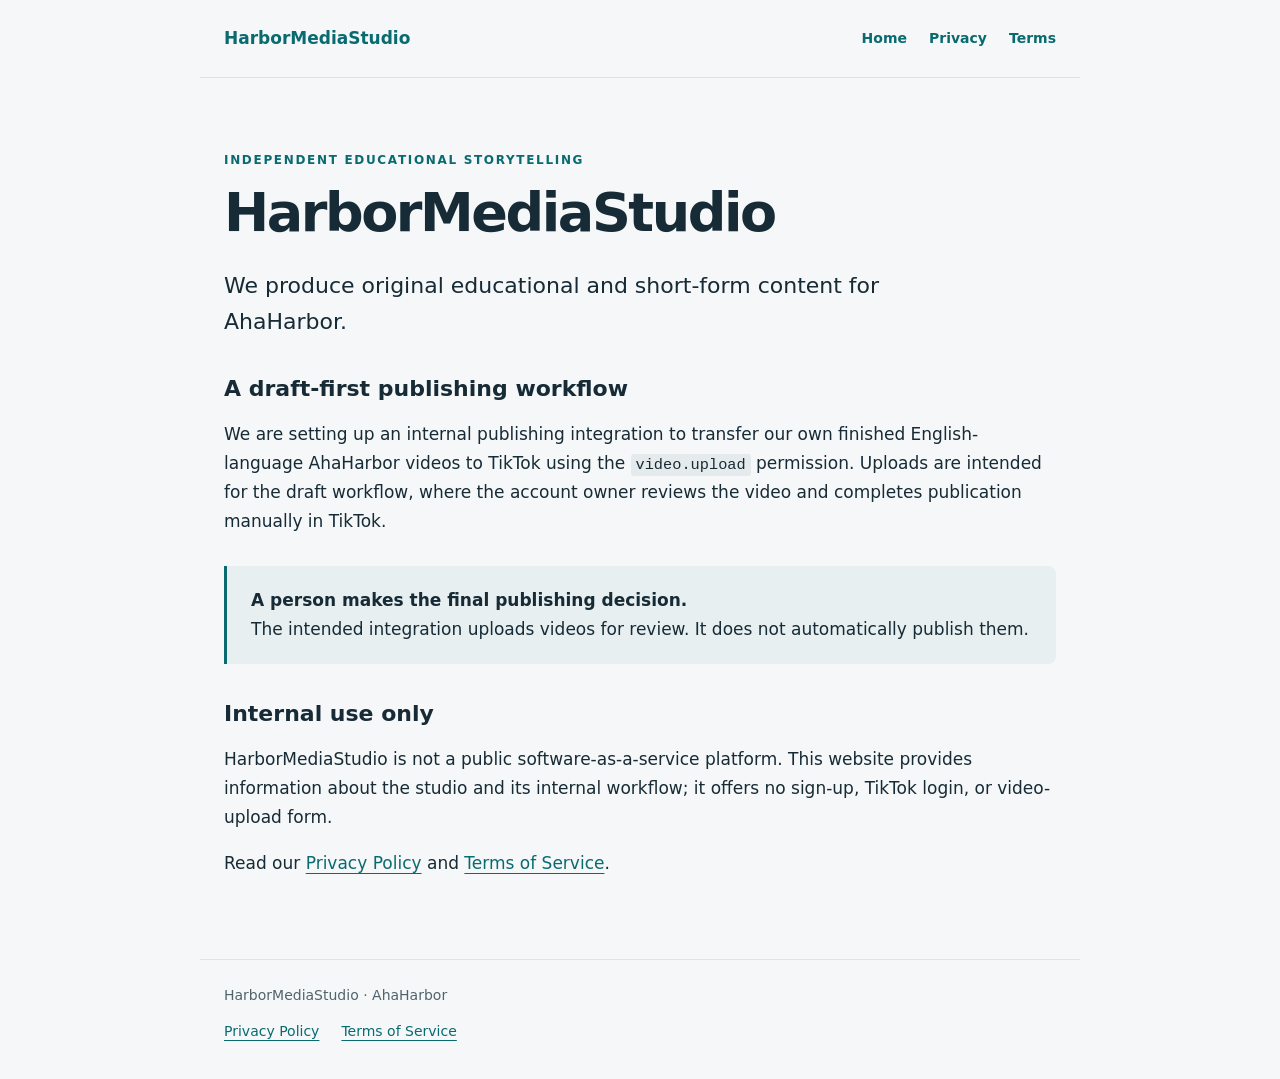
<file: index.html>
<!doctype html>
<html lang="en"><head><meta charset="utf-8"><meta name="viewport" content="width=device-width,initial-scale=1"><meta name="description" content="HarborMediaStudio — original educational short-form content for AhaHarbor and an internal, manually reviewed TikTok draft workflow."><title>Home | HarborMediaStudio</title><link rel="stylesheet" href="./styles.css"></head><body>
<header><a href="./">HarborMediaStudio</a><nav aria-label="Main navigation"><a href="./">Home</a><a href="./privacy.html">Privacy</a><a href="./terms.html">Terms</a></nav></header>
<main><p class="eyebrow">Independent educational storytelling</p><h1>HarborMediaStudio</h1><p class="lead">We produce original educational and short-form content for AhaHarbor.</p><h2>A draft-first publishing workflow</h2><p>We are setting up an internal publishing integration to transfer our own finished English-language AhaHarbor videos to TikTok using the <code>video.upload</code> permission. Uploads are intended for the draft workflow, where the account owner reviews the video and completes publication manually in TikTok.</p><div class="note"><strong>A person makes the final publishing decision.</strong><br>The intended integration uploads videos for review. It does not automatically publish them.</div><h2>Internal use only</h2><p>HarborMediaStudio is not a public software-as-a-service platform. This website provides information about the studio and its internal workflow; it offers no sign-up, TikTok login, or video-upload form.</p><p>Read our <a href="./privacy.html">Privacy Policy</a> and <a href="./terms.html">Terms of Service</a>.</p></main><footer>HarborMediaStudio · AhaHarbor<nav aria-label="Legal navigation"><a href="./privacy.html">Privacy Policy</a><a href="./terms.html">Terms of Service</a></nav></footer></body></html>
</file>
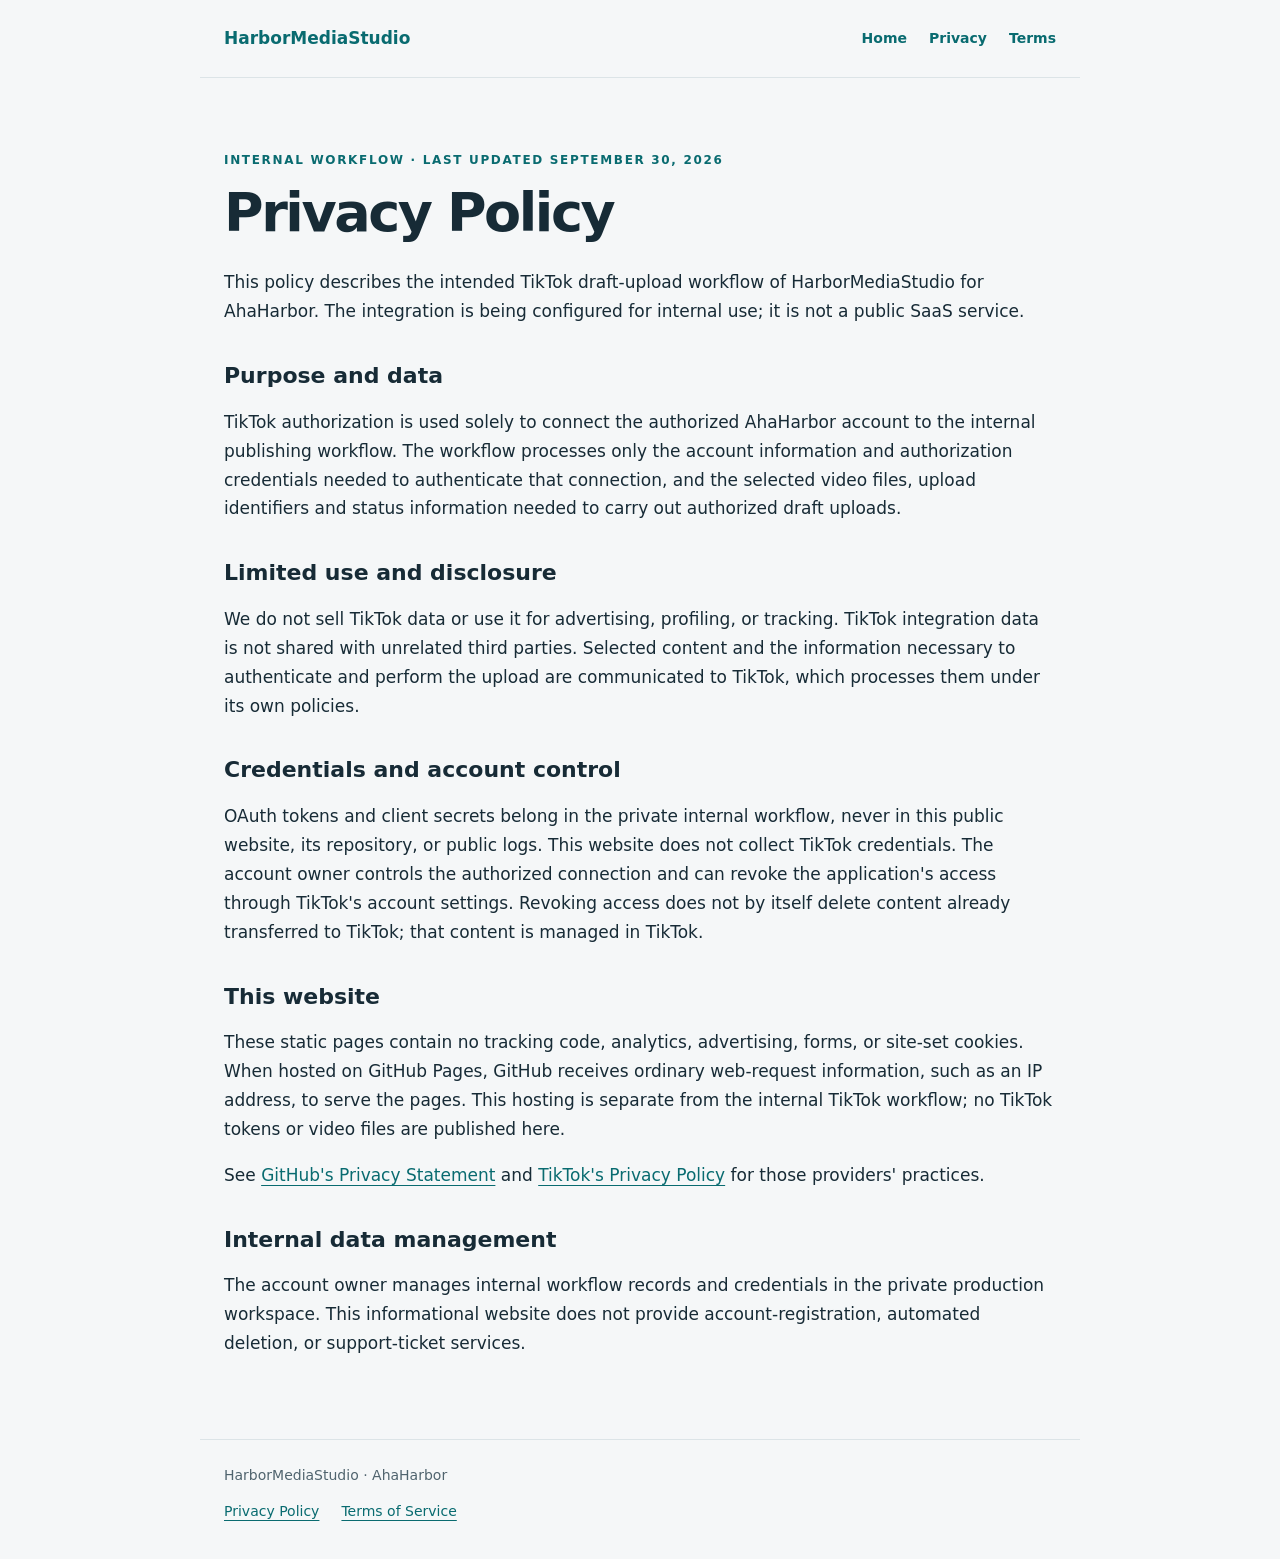
<file: privacy.html>
<!doctype html>
<html lang="en"><head><meta charset="utf-8"><meta name="viewport" content="width=device-width,initial-scale=1"><meta name="description" content="HarborMediaStudio — original educational short-form content for AhaHarbor and an internal, manually reviewed TikTok draft workflow."><title>Privacy Policy | HarborMediaStudio</title><link rel="stylesheet" href="./styles.css"></head><body>
<header><a href="./">HarborMediaStudio</a><nav aria-label="Main navigation"><a href="./">Home</a><a href="./privacy.html">Privacy</a><a href="./terms.html">Terms</a></nav></header>
<main><p class="eyebrow">Internal workflow · Last updated September 30, 2026</p><h1>Privacy Policy</h1><p>This policy describes the intended TikTok draft-upload workflow of HarborMediaStudio for AhaHarbor. The integration is being configured for internal use; it is not a public SaaS service.</p><h2>Purpose and data</h2><p>TikTok authorization is used solely to connect the authorized AhaHarbor account to the internal publishing workflow. The workflow processes only the account information and authorization credentials needed to authenticate that connection, and the selected video files, upload identifiers and status information needed to carry out authorized draft uploads.</p><h2>Limited use and disclosure</h2><p>We do not sell TikTok data or use it for advertising, profiling, or tracking. TikTok integration data is not shared with unrelated third parties. Selected content and the information necessary to authenticate and perform the upload are communicated to TikTok, which processes them under its own policies.</p><h2>Credentials and account control</h2><p>OAuth tokens and client secrets belong in the private internal workflow, never in this public website, its repository, or public logs. This website does not collect TikTok credentials. The account owner controls the authorized connection and can revoke the application's access through TikTok's account settings. Revoking access does not by itself delete content already transferred to TikTok; that content is managed in TikTok.</p><h2>This website</h2><p>These static pages contain no tracking code, analytics, advertising, forms, or site-set cookies. When hosted on GitHub Pages, GitHub receives ordinary web-request information, such as an IP address, to serve the pages. This hosting is separate from the internal TikTok workflow; no TikTok tokens or video files are published here.</p><p>See <a href="https://docs.github.com/en/site-policy/privacy-policies/github-general-privacy-statement">GitHub's Privacy Statement</a> and <a href="https://www.tiktok.com/legal/page/row/privacy-policy/en">TikTok's Privacy Policy</a> for those providers' practices.</p><h2>Internal data management</h2><p>The account owner manages internal workflow records and credentials in the private production workspace. This informational website does not provide account-registration, automated deletion, or support-ticket services.</p></main><footer>HarborMediaStudio · AhaHarbor<nav aria-label="Legal navigation"><a href="./privacy.html">Privacy Policy</a><a href="./terms.html">Terms of Service</a></nav></footer></body></html>
</file>
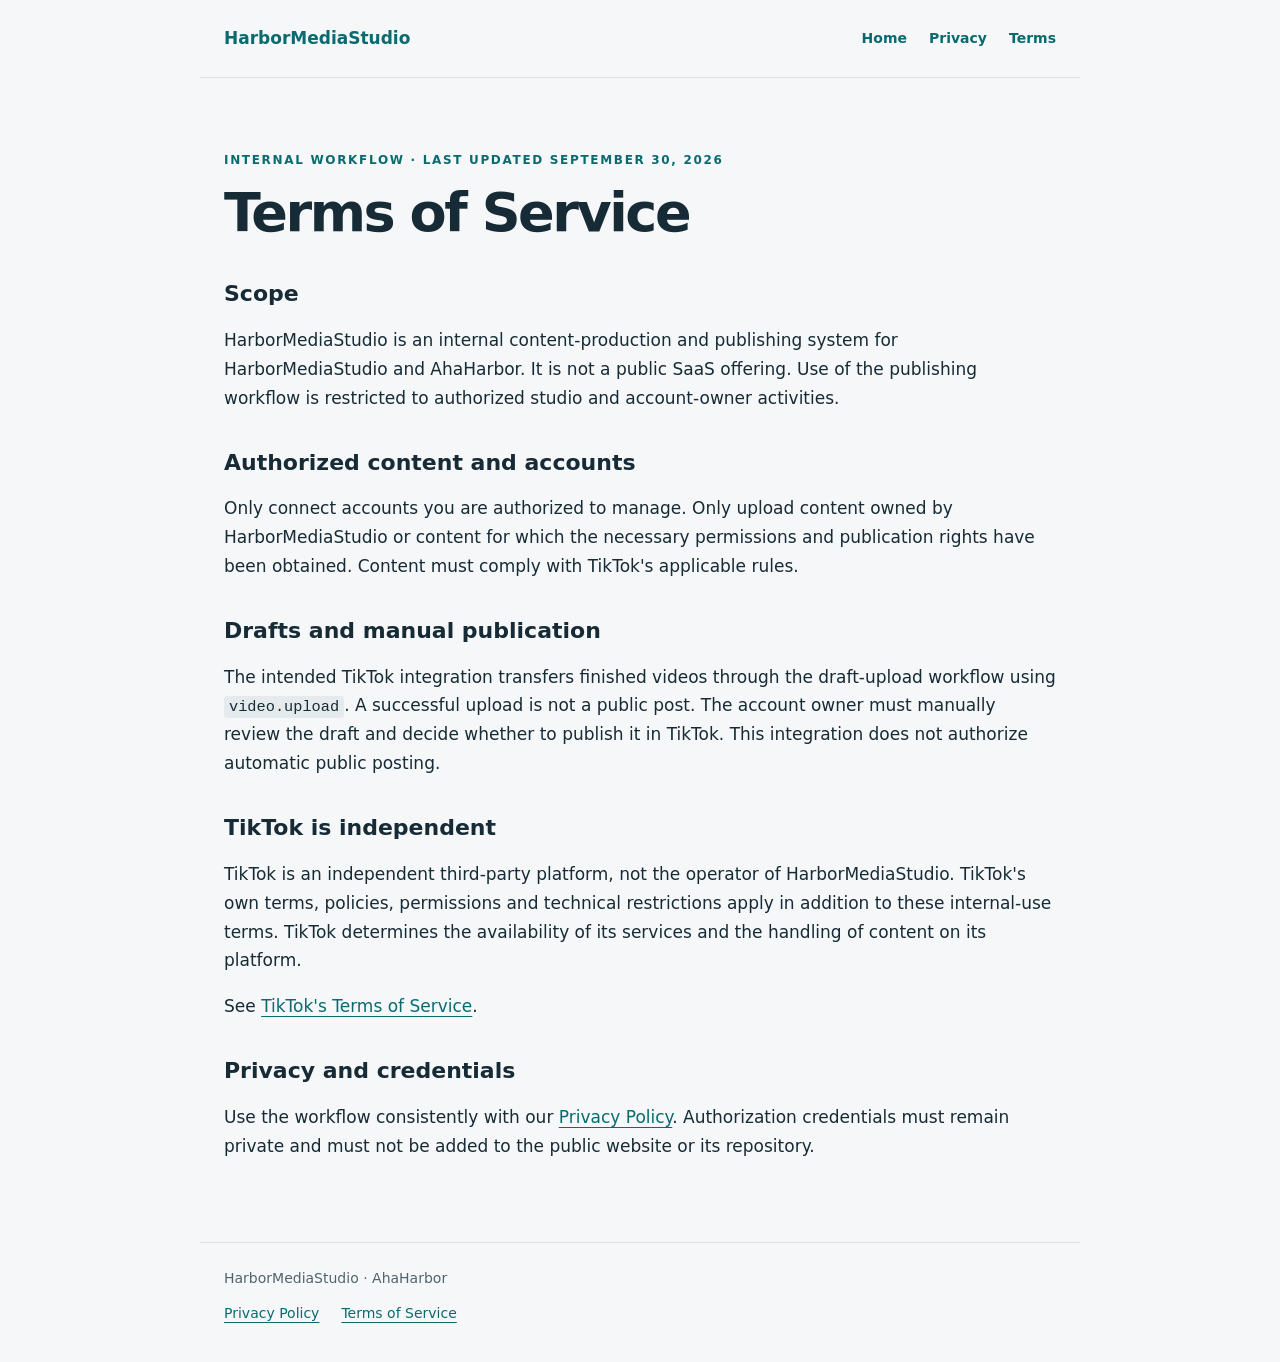
<file: terms.html>
<!doctype html>
<html lang="en"><head><meta charset="utf-8"><meta name="viewport" content="width=device-width,initial-scale=1"><meta name="description" content="HarborMediaStudio — original educational short-form content for AhaHarbor and an internal, manually reviewed TikTok draft workflow."><title>Terms of Service | HarborMediaStudio</title><link rel="stylesheet" href="./styles.css"></head><body>
<header><a href="./">HarborMediaStudio</a><nav aria-label="Main navigation"><a href="./">Home</a><a href="./privacy.html">Privacy</a><a href="./terms.html">Terms</a></nav></header>
<main><p class="eyebrow">Internal workflow · Last updated September 30, 2026</p><h1>Terms of Service</h1><h2>Scope</h2><p>HarborMediaStudio is an internal content-production and publishing system for HarborMediaStudio and AhaHarbor. It is not a public SaaS offering. Use of the publishing workflow is restricted to authorized studio and account-owner activities.</p><h2>Authorized content and accounts</h2><p>Only connect accounts you are authorized to manage. Only upload content owned by HarborMediaStudio or content for which the necessary permissions and publication rights have been obtained. Content must comply with TikTok's applicable rules.</p><h2>Drafts and manual publication</h2><p>The intended TikTok integration transfers finished videos through the draft-upload workflow using <code>video.upload</code>. A successful upload is not a public post. The account owner must manually review the draft and decide whether to publish it in TikTok. This integration does not authorize automatic public posting.</p><h2>TikTok is independent</h2><p>TikTok is an independent third-party platform, not the operator of HarborMediaStudio. TikTok's own terms, policies, permissions and technical restrictions apply in addition to these internal-use terms. TikTok determines the availability of its services and the handling of content on its platform.</p><p>See <a href="https://www.tiktok.com/legal/page/row/terms-of-service/en">TikTok's Terms of Service</a>.</p><h2>Privacy and credentials</h2><p>Use the workflow consistently with our <a href="./privacy.html">Privacy Policy</a>. Authorization credentials must remain private and must not be added to the public website or its repository.</p></main><footer>HarborMediaStudio · AhaHarbor<nav aria-label="Legal navigation"><a href="./privacy.html">Privacy Policy</a><a href="./terms.html">Terms of Service</a></nav></footer></body></html>
</file>
<file: styles.css>
*{box-sizing:border-box}html{color-scheme:light}body{margin:0;background:#f5f7f8;color:#172b36;font:17px/1.7 system-ui,-apple-system,BlinkMacSystemFont,"Segoe UI",sans-serif}header,main,footer{max-width:880px;margin:auto;padding:24px}header{display:flex;align-items:center;justify-content:space-between;gap:20px;border-bottom:1px solid #dce4e7}header a{font-weight:700;text-decoration:none}nav{display:flex;gap:22px;flex-wrap:wrap;font-size:14px}a{color:#096b70;text-underline-offset:4px}a:focus-visible{outline:3px solid #e1a82d;outline-offset:5px}main{min-height:65vh;padding-top:60px;padding-bottom:64px}h1{font-size:clamp(32px,6vw,54px);line-height:1.15;letter-spacing:-.045em;margin:12px 0 24px}h2{font-size:22px;line-height:1.3;margin:36px 0 12px}.eyebrow{text-transform:uppercase;letter-spacing:.14em;font-size:12px;font-weight:750;color:#096b70}.lead{font-size:22px;line-height:1.6;max-width:720px}.note{background:#e7eff0;border-left:3px solid #096b70;padding:20px 24px;margin:30px 0;border-radius:0 8px 8px 0}.muted,footer{color:#50646e;font-size:14px}footer{border-top:1px solid #dce4e7;padding-bottom:36px}footer nav{margin-top:12px}code{font-size:.9em;background:#e5ebed;padding:2px 5px;border-radius:3px}@media(max-width:580px){header{align-items:flex-start;flex-direction:column;gap:10px}main{padding-top:32px}.lead{font-size:19px}nav{gap:16px}}
</file>
